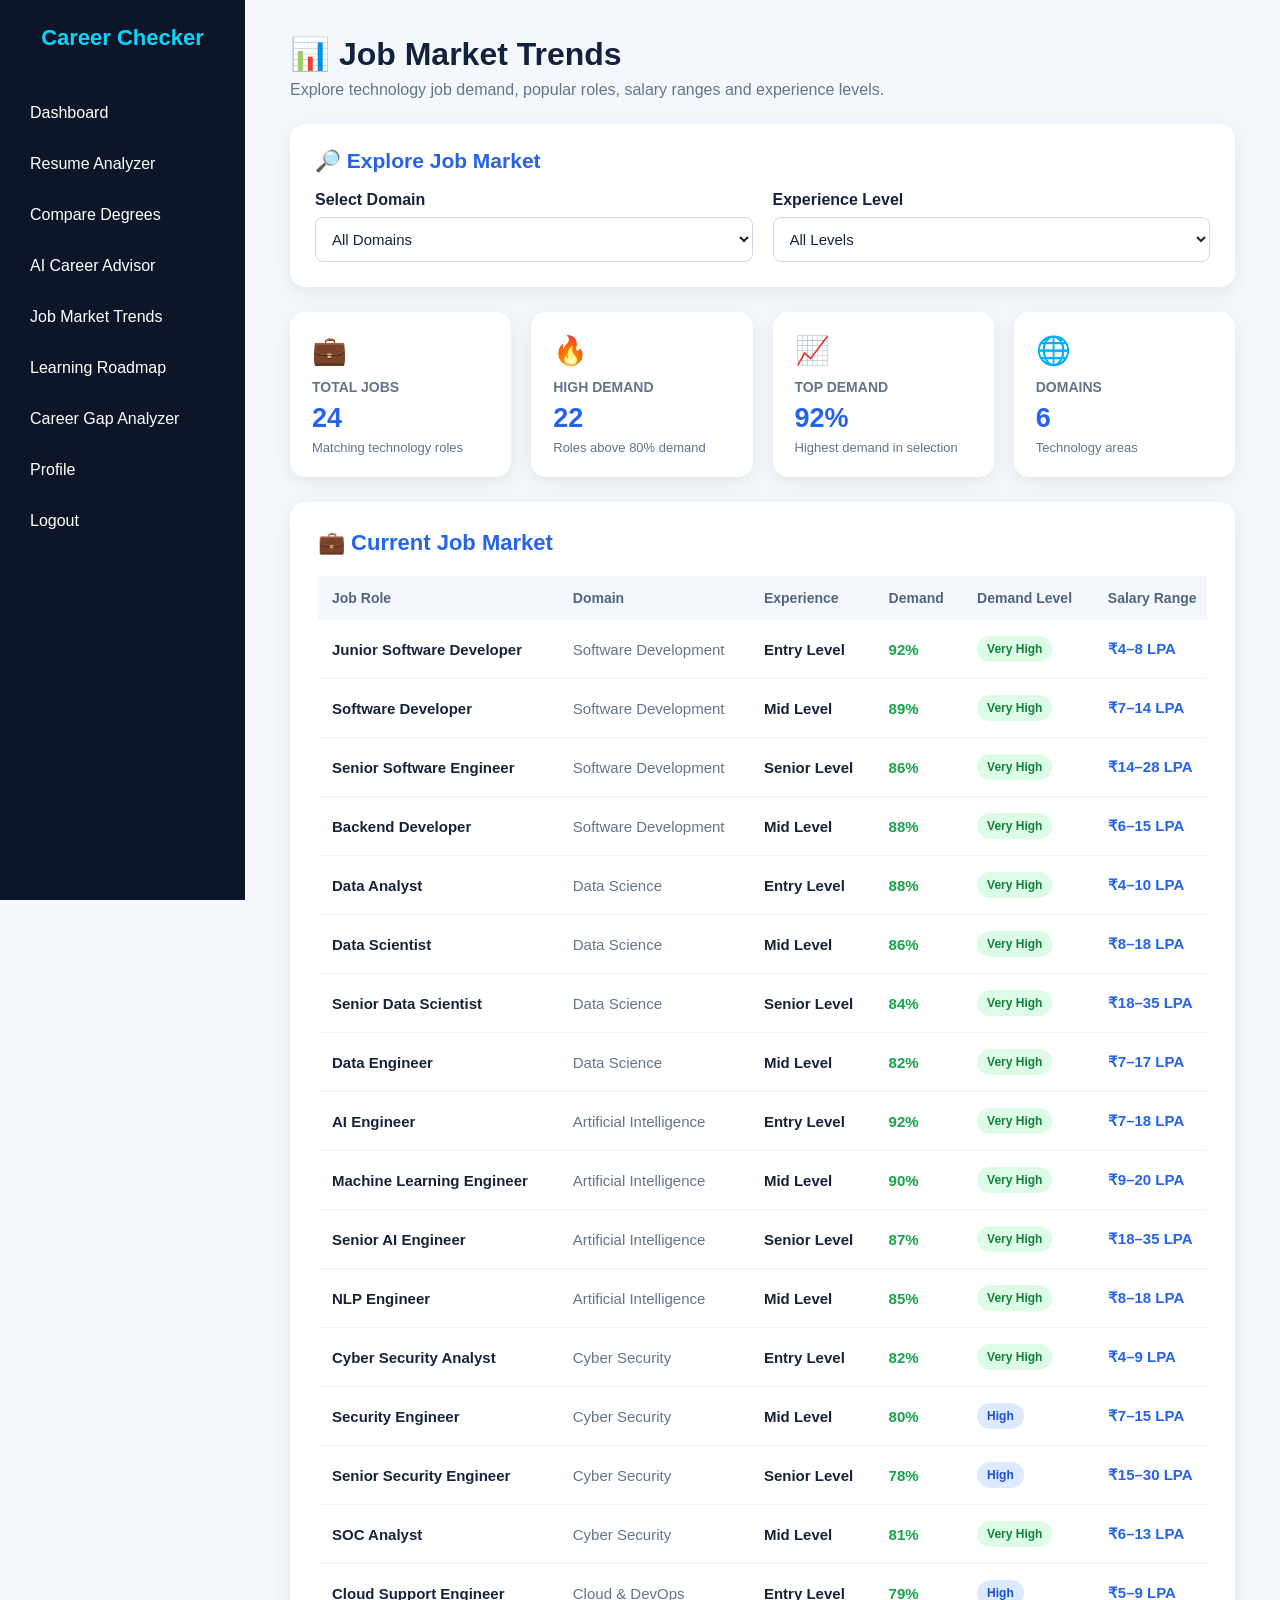
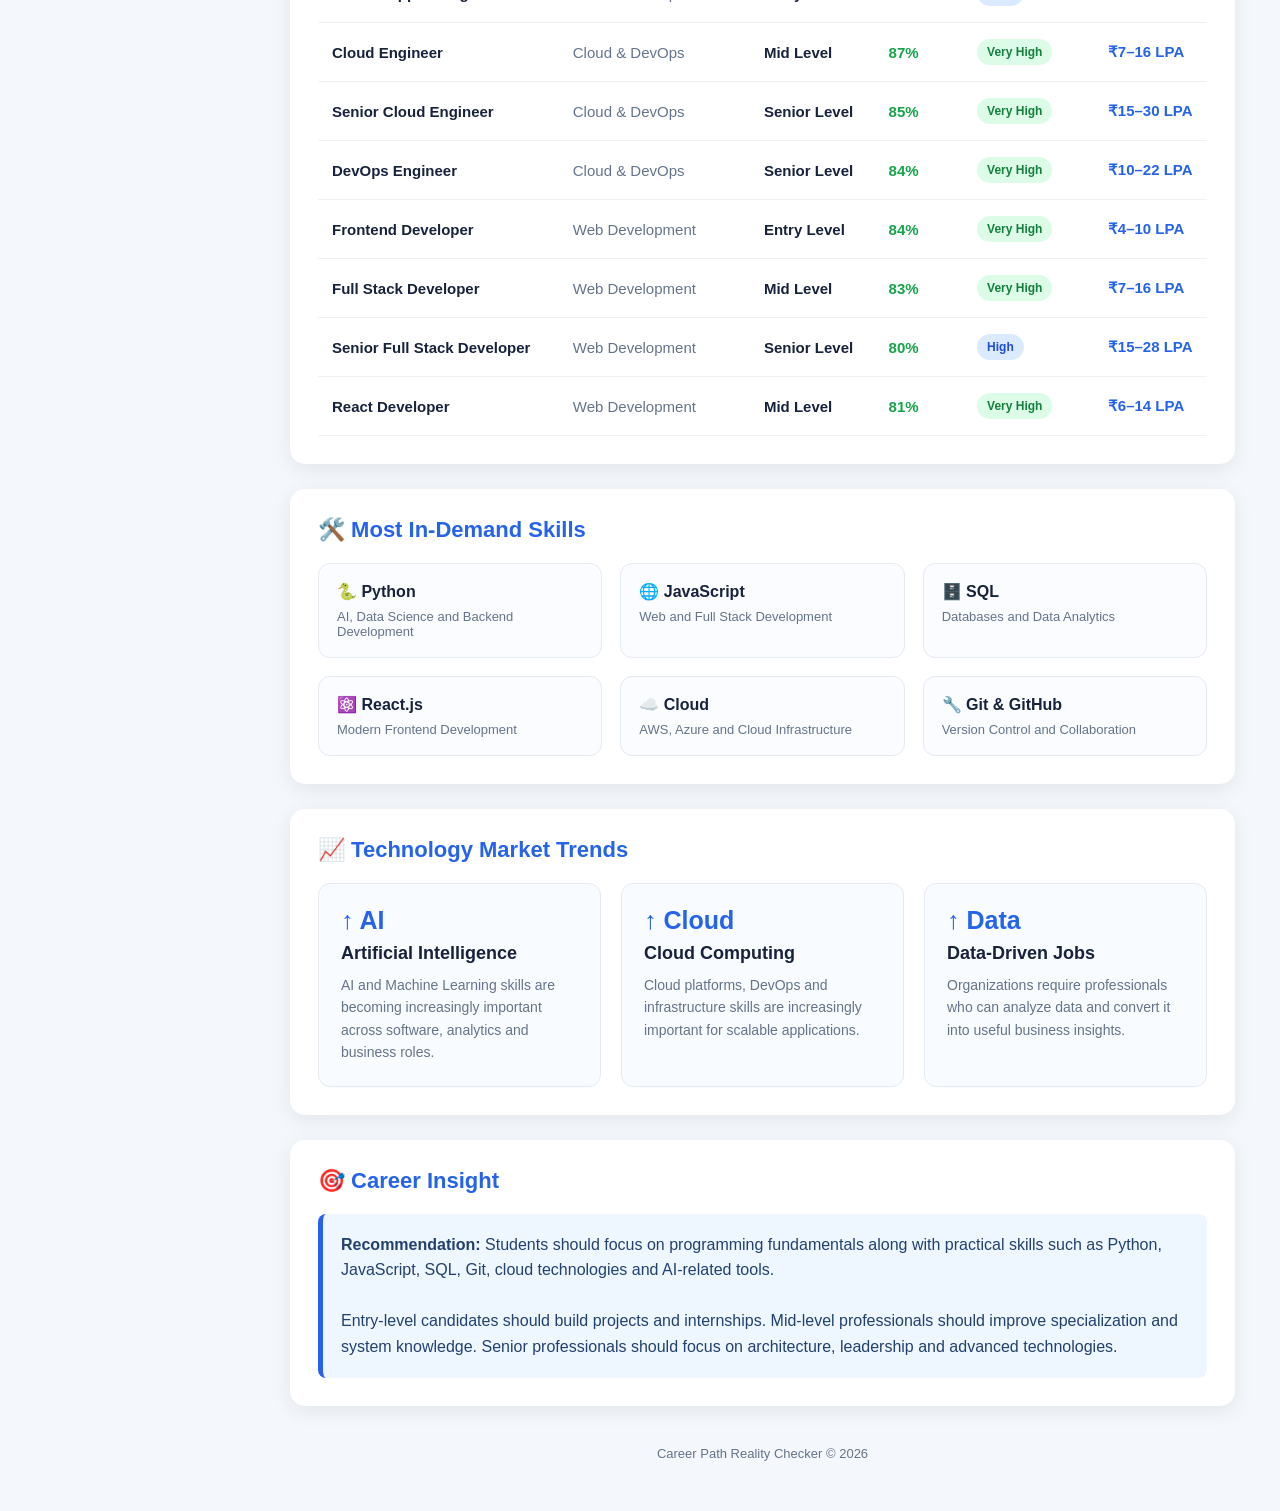
<file: templates/job_market.html>
<!DOCTYPE html>
<html lang="en">

<head>
    <meta charset="UTF-8">
    <meta name="viewport" content="width=device-width, initial-scale=1.0">

    <title>Job Market Trends - Career Checker</title>

    <style>

        * {
            box-sizing: border-box;
        }

        body {
            margin: 0;
            font-family: Arial, Helvetica, sans-serif;
            background: #f4f7fb;
            color: #17233c;
        }

        /* SIDEBAR */

        .sidebar {
            position: fixed;
            left: 0;
            top: 0;
            width: 245px;
            height: 100vh;
            background: #0d1629;
            color: white;
            padding: 25px 18px;
            overflow-y: auto;
        }

        .sidebar h2 {
            text-align: center;
            margin: 0 0 40px;
            color: #00d9ff;
            font-size: 22px;
        }

        .sidebar a {
            display: block;
            color: white;
            text-decoration: none;
            padding: 13px 12px;
            margin-bottom: 7px;
            border-radius: 8px;
            font-size: 16px;
        }

        .sidebar a:hover {
            background: #1c2b4a;
            color: #00d9ff;
        }

        /* MAIN */

        .main {
            margin-left: 245px;
            width: calc(100% - 245px);
            min-height: 100vh;
            padding: 35px 45px;
        }

        .header {
            margin-bottom: 25px;
        }

        .header h1 {
            margin: 0;
            font-size: 32px;
            color: #14213d;
        }

        .header p {
            margin: 8px 0 0;
            color: #64748b;
            font-size: 16px;
        }

        /* FILTER */

        .filter-card {
            background: white;
            padding: 25px;
            border-radius: 15px;
            box-shadow: 0 5px 20px rgba(0,0,0,0.08);
            margin-bottom: 25px;
        }

        .filter-card h2 {
            margin: 0 0 18px;
            color: #2563eb;
            font-size: 21px;
        }

        .filter-row {
            display: flex;
            gap: 20px;
        }

        .filter-group {
            flex: 1;
        }

        .filter-group label {
            display: block;
            font-weight: bold;
            margin-bottom: 8px;
        }

        select {
            width: 100%;
            height: 45px;
            padding: 0 12px;
            border: 1px solid #d1d9e6;
            border-radius: 8px;
            background: white;
            font-size: 15px;
            color: #17233c;
        }

        /* SUMMARY */

        .summary-grid {
            display: grid;
            grid-template-columns: repeat(4, 1fr);
            gap: 20px;
            margin-bottom: 25px;
        }

        .summary-card {
            background: white;
            padding: 22px;
            border-radius: 15px;
            box-shadow: 0 5px 20px rgba(0,0,0,0.08);
        }

        .summary-icon {
            font-size: 28px;
            margin-bottom: 12px;
        }

        .summary-card h3 {
            margin: 0;
            font-size: 14px;
            color: #64748b;
            text-transform: uppercase;
        }

        .summary-value {
            margin-top: 8px;
            font-size: 27px;
            font-weight: bold;
            color: #2563eb;
        }

        .summary-text {
            margin-top: 6px;
            color: #64748b;
            font-size: 13px;
        }

        /* SECTION */

        .section-card {
            background: white;
            padding: 28px;
            border-radius: 15px;
            box-shadow: 0 5px 20px rgba(0,0,0,0.08);
            margin-bottom: 25px;
        }

        .section-title {
            margin: 0 0 20px;
            color: #2563eb;
            font-size: 22px;
        }

        /* TABLE */

        .table-container {
            overflow-x: auto;
        }

        .job-table {
            width: 100%;
            border-collapse: collapse;
            min-width: 900px;
        }

        .job-table th {
            text-align: left;
            padding: 14px;
            background: #f4f7fb;
            color: #53657d;
            font-size: 14px;
        }

        .job-table td {
            padding: 16px 14px;
            border-bottom: 1px solid #edf0f5;
            font-size: 15px;
        }

        .role-name {
            font-weight: bold;
            color: #17233c;
        }

        .domain {
            color: #64748b;
        }

        .experience {
            font-weight: bold;
        }

        .demand {
            font-weight: bold;
            color: #16a34a;
        }

        .salary {
            font-weight: bold;
            color: #2563eb;
        }

        /* DEMAND BAR */

        .bar-container {
            width: 150px;
            height: 9px;
            background: #e5e7eb;
            border-radius: 20px;
            overflow: hidden;
        }

        .bar {
            height: 100%;
            background: #2563eb;
            border-radius: 20px;
        }

        /* DEMAND LEVEL */

        .demand-level {
            display: inline-block;
            padding: 6px 10px;
            border-radius: 20px;
            font-size: 12px;
            font-weight: bold;
        }

        .very-high {
            background: #dcfce7;
            color: #15803d;
        }

        .high {
            background: #dbeafe;
            color: #1d4ed8;
        }

        .medium {
            background: #fef3c7;
            color: #b45309;
        }

        /* SKILLS */

        .skills-grid {
            display: grid;
            grid-template-columns: repeat(3, 1fr);
            gap: 18px;
        }

        .skill-item {
            padding: 18px;
            border: 1px solid #e5eaf1;
            border-radius: 12px;
            background: #fafcff;
        }

        .skill-name {
            font-weight: bold;
            margin-bottom: 8px;
        }

        .skill-info {
            color: #64748b;
            font-size: 13px;
        }

        /* TRENDS */

        .trend-grid {
            display: grid;
            grid-template-columns: repeat(3, 1fr);
            gap: 20px;
        }

        .trend-card {
            padding: 22px;
            border-radius: 12px;
            background: #f8fbff;
            border: 1px solid #e5eaf1;
        }

        .trend-card h3 {
            margin: 0 0 10px;
            color: #17233c;
            font-size: 18px;
        }

        .trend-card p {
            margin: 0;
            color: #64748b;
            line-height: 1.6;
            font-size: 14px;
        }

        .trend-number {
            font-size: 25px;
            font-weight: bold;
            color: #2563eb;
            margin-bottom: 8px;
        }

        /* INSIGHT */

        .insight {
            background: #eef6ff;
            border-left: 5px solid #2563eb;
            padding: 18px;
            border-radius: 8px;
            color: #23416f;
            line-height: 1.6;
        }

        /* NO RESULT */

        .no-result {
            text-align: center;
            padding: 30px;
            color: #64748b;
            display: none;
        }

        /* FOOTER */

        .footer {
            text-align: center;
            color: #64748b;
            padding: 15px;
            font-size: 13px;
        }

        /* RESPONSIVE */

        @media(max-width: 1100px) {

            .summary-grid {
                grid-template-columns: repeat(2, 1fr);
            }

            .skills-grid {
                grid-template-columns: repeat(2, 1fr);
            }

            .trend-grid {
                grid-template-columns: repeat(2, 1fr);
            }
        }

        @media(max-width: 850px) {

            .sidebar {
                position: relative;
                width: 100%;
                height: auto;
            }

            .main {
                margin-left: 0;
                width: 100%;
                padding: 25px;
            }

            .filter-row {
                flex-direction: column;
            }

            .skills-grid {
                grid-template-columns: 1fr;
            }

            .trend-grid {
                grid-template-columns: 1fr;
            }
        }

        @media(max-width: 600px) {

            .summary-grid {
                grid-template-columns: 1fr;
            }

            .main {
                padding: 18px;
            }

            .header h1 {
                font-size: 26px;
            }
        }

    </style>

</head>


<body>


<!-- ================= SIDEBAR ================= -->

<div class="sidebar">

    <h2>Career Checker</h2>

    <a href="/dashboard">
        <i class="fa-solid fa-house"></i>
        <span>Dashboard</span>
    </a>

    <a href="/resume">
        <i class="fa-solid fa-file"></i>
        <span>Resume Analyzer</span>
    </a>

    <a href="/degree_compare">
        <i class="fa-solid fa-graduation-cap"></i>
        <span>Compare Degrees</span>
    </a>

    <a href="/career_advisor">
        <i class="fa-solid fa-robot"></i>
        <span>AI Career Advisor</span>
    </a>

    <a href="/job_market" class="active">
        <i class="fa-solid fa-chart-column"></i>
        <span>Job Market Trends</span>
    </a>

    <a href="/roadmap">
        <i class="fa-solid fa-map"></i>
        <span>Learning Roadmap</span>
    </a>

    <a href="/career-gap">
        <i class="fa-solid fa-chart-line"></i>
        <span>Career Gap Analyzer</span>
    </a>

    <a href="/profile">
        <i class="fa-solid fa-user"></i>
        <span>Profile</span>
    </a>

    <a href="/logout">
        <i class="fa-solid fa-right-from-bracket"></i>
        <span>Logout</span>
    </a>

</div>

<!-- ================= MAIN ================= -->

<div class="main">


    <div class="header">

        <h1>📊 Job Market Trends</h1>

        <p>
            Explore technology job demand, popular roles,
            salary ranges and experience levels.
        </p>

    </div>


    <!-- ================= FILTER ================= -->

    <div class="filter-card">

        <h2>🔎 Explore Job Market</h2>

        <div class="filter-row">

            <div class="filter-group">

                <label>Select Domain</label>

                <select id="domainFilter">

                    <option value="all">All Domains</option>

                    <option value="Software Development">
                        Software Development
                    </option>

                    <option value="Data Science">
                        Data Science
                    </option>

                    <option value="Artificial Intelligence">
                        Artificial Intelligence
                    </option>

                    <option value="Cyber Security">
                        Cyber Security
                    </option>

                    <option value="Cloud & DevOps">
                        Cloud & DevOps
                    </option>

                    <option value="Web Development">
                        Web Development
                    </option>

                </select>

            </div>


            <div class="filter-group">

                <label>Experience Level</label>

                <select id="experienceFilter">

                    <option value="all">
                        All Levels
                    </option>

                    <option value="Entry Level">
                        Entry Level
                    </option>

                    <option value="Mid Level">
                        Mid Level
                    </option>

                    <option value="Senior Level">
                        Senior Level
                    </option>

                </select>

            </div>

        </div>

    </div>


    <!-- ================= SUMMARY ================= -->

    <div class="summary-grid">

        <div class="summary-card">

            <div class="summary-icon">💼</div>

            <h3>Total Jobs</h3>

            <div class="summary-value" id="totalJobs">
                24
            </div>

            <div class="summary-text">
                Matching technology roles
            </div>

        </div>


        <div class="summary-card">

            <div class="summary-icon">🔥</div>

            <h3>High Demand</h3>

            <div class="summary-value" id="highDemand">
                0
            </div>

            <div class="summary-text">
                Roles above 80% demand
            </div>

        </div>


        <div class="summary-card">

            <div class="summary-icon">📈</div>

            <h3>Top Demand</h3>

            <div class="summary-value" id="topDemand">
                0%
            </div>

            <div class="summary-text">
                Highest demand in selection
            </div>

        </div>


        <div class="summary-card">

            <div class="summary-icon">🌐</div>

            <h3>Domains</h3>

            <div class="summary-value" id="domainCount">
                6
            </div>

            <div class="summary-text">
                Technology areas
            </div>

        </div>

    </div>


    <!-- ================= JOB TABLE ================= -->

    <div class="section-card">

        <h2 class="section-title">
            💼 Current Job Market
        </h2>


        <div class="table-container">

            <table class="job-table">

                <thead>

                    <tr>

                        <th>Job Role</th>

                        <th>Domain</th>

                        <th>Experience</th>

                        <th>Demand</th>

                        <th>Demand Level</th>

                        <th>Salary Range</th>

                    </tr>

                </thead>


                <tbody id="jobTableBody">


                    <!-- SOFTWARE DEVELOPMENT -->

                    <tr data-domain="Software Development"
                        data-experience="Entry Level"
                        data-demand="92">

                        <td class="role-name">
                            Junior Software Developer
                        </td>

                        <td class="domain">
                            Software Development
                        </td>

                        <td class="experience">
                            Entry Level
                        </td>

                        <td class="demand">92%</td>

                        <td>
                            <span class="demand-level very-high">
                                Very High
                            </span>
                        </td>

                        <td class="salary">
                            ₹4–8 LPA
                        </td>

                    </tr>


                    <tr data-domain="Software Development"
                        data-experience="Mid Level"
                        data-demand="89">

                        <td class="role-name">
                            Software Developer
                        </td>

                        <td class="domain">
                            Software Development
                        </td>

                        <td class="experience">
                            Mid Level
                        </td>

                        <td class="demand">89%</td>

                        <td>
                            <span class="demand-level very-high">
                                Very High
                            </span>
                        </td>

                        <td class="salary">
                            ₹7–14 LPA
                        </td>

                    </tr>


                    <tr data-domain="Software Development"
                        data-experience="Senior Level"
                        data-demand="86">

                        <td class="role-name">
                            Senior Software Engineer
                        </td>

                        <td class="domain">
                            Software Development
                        </td>

                        <td class="experience">
                            Senior Level
                        </td>

                        <td class="demand">86%</td>

                        <td>
                            <span class="demand-level very-high">
                                Very High
                            </span>
                        </td>

                        <td class="salary">
                            ₹14–28 LPA
                        </td>

                    </tr>


                    <tr data-domain="Software Development"
                        data-experience="Mid Level"
                        data-demand="88">

                        <td class="role-name">
                            Backend Developer
                        </td>

                        <td class="domain">
                            Software Development
                        </td>

                        <td class="experience">
                            Mid Level
                        </td>

                        <td class="demand">88%</td>

                        <td>
                            <span class="demand-level very-high">
                                Very High
                            </span>
                        </td>

                        <td class="salary">
                            ₹6–15 LPA
                        </td>

                    </tr>


                    <!-- DATA SCIENCE -->

                    <tr data-domain="Data Science"
                        data-experience="Entry Level"
                        data-demand="88">

                        <td class="role-name">
                            Data Analyst
                        </td>

                        <td class="domain">
                            Data Science
                        </td>

                        <td class="experience">
                            Entry Level
                        </td>

                        <td class="demand">88%</td>

                        <td>
                            <span class="demand-level very-high">
                                Very High
                            </span>
                        </td>

                        <td class="salary">
                            ₹4–10 LPA
                        </td>

                    </tr>


                    <tr data-domain="Data Science"
                        data-experience="Mid Level"
                        data-demand="86">

                        <td class="role-name">
                            Data Scientist
                        </td>

                        <td class="domain">
                            Data Science
                        </td>

                        <td class="experience">
                            Mid Level
                        </td>

                        <td class="demand">86%</td>

                        <td>
                            <span class="demand-level very-high">
                                Very High
                            </span>
                        </td>

                        <td class="salary">
                            ₹8–18 LPA
                        </td>

                    </tr>


                    <tr data-domain="Data Science"
                        data-experience="Senior Level"
                        data-demand="84">

                        <td class="role-name">
                            Senior Data Scientist
                        </td>

                        <td class="domain">
                            Data Science
                        </td>

                        <td class="experience">
                            Senior Level
                        </td>

                        <td class="demand">84%</td>

                        <td>
                            <span class="demand-level very-high">
                                Very High
                            </span>
                        </td>

                        <td class="salary">
                            ₹18–35 LPA
                        </td>

                    </tr>


                    <tr data-domain="Data Science"
                        data-experience="Mid Level"
                        data-demand="82">

                        <td class="role-name">
                            Data Engineer
                        </td>

                        <td class="domain">
                            Data Science
                        </td>

                        <td class="experience">
                            Mid Level
                        </td>

                        <td class="demand">82%</td>

                        <td>
                            <span class="demand-level very-high">
                                Very High
                            </span>
                        </td>

                        <td class="salary">
                            ₹7–17 LPA
                        </td>

                    </tr>


                    <!-- AI -->

                    <tr data-domain="Artificial Intelligence"
                        data-experience="Entry Level"
                        data-demand="92">

                        <td class="role-name">
                            AI Engineer
                        </td>

                        <td class="domain">
                            Artificial Intelligence
                        </td>

                        <td class="experience">
                            Entry Level
                        </td>

                        <td class="demand">92%</td>

                        <td>
                            <span class="demand-level very-high">
                                Very High
                            </span>
                        </td>

                        <td class="salary">
                            ₹7–18 LPA
                        </td>

                    </tr>


                    <tr data-domain="Artificial Intelligence"
                        data-experience="Mid Level"
                        data-demand="90">

                        <td class="role-name">
                            Machine Learning Engineer
                        </td>

                        <td class="domain">
                            Artificial Intelligence
                        </td>

                        <td class="experience">
                            Mid Level
                        </td>

                        <td class="demand">90%</td>

                        <td>
                            <span class="demand-level very-high">
                                Very High
                            </span>
                        </td>

                        <td class="salary">
                            ₹9–20 LPA
                        </td>

                    </tr>


                    <tr data-domain="Artificial Intelligence"
                        data-experience="Senior Level"
                        data-demand="87">

                        <td class="role-name">
                            Senior AI Engineer
                        </td>

                        <td class="domain">
                            Artificial Intelligence
                        </td>

                        <td class="experience">
                            Senior Level
                        </td>

                        <td class="demand">87%</td>

                        <td>
                            <span class="demand-level very-high">
                                Very High
                            </span>
                        </td>

                        <td class="salary">
                            ₹18–35 LPA
                        </td>

                    </tr>


                    <tr data-domain="Artificial Intelligence"
                        data-experience="Mid Level"
                        data-demand="85">

                        <td class="role-name">
                            NLP Engineer
                        </td>

                        <td class="domain">
                            Artificial Intelligence
                        </td>

                        <td class="experience">
                            Mid Level
                        </td>

                        <td class="demand">85%</td>

                        <td>
                            <span class="demand-level very-high">
                                Very High
                            </span>
                        </td>

                        <td class="salary">
                            ₹8–18 LPA
                        </td>

                    </tr>


                    <!-- CYBER SECURITY -->

                    <tr data-domain="Cyber Security"
                        data-experience="Entry Level"
                        data-demand="82">

                        <td class="role-name">
                            Cyber Security Analyst
                        </td>

                        <td class="domain">
                            Cyber Security
                        </td>

                        <td class="experience">
                            Entry Level
                        </td>

                        <td class="demand">82%</td>

                        <td>
                            <span class="demand-level very-high">
                                Very High
                            </span>
                        </td>

                        <td class="salary">
                            ₹4–9 LPA
                        </td>

                    </tr>


                    <tr data-domain="Cyber Security"
                        data-experience="Mid Level"
                        data-demand="80">

                        <td class="role-name">
                            Security Engineer
                        </td>

                        <td class="domain">
                            Cyber Security
                        </td>

                        <td class="experience">
                            Mid Level
                        </td>

                        <td class="demand">80%</td>

                        <td>
                            <span class="demand-level high">
                                High
                            </span>
                        </td>

                        <td class="salary">
                            ₹7–15 LPA
                        </td>

                    </tr>


                    <tr data-domain="Cyber Security"
                        data-experience="Senior Level"
                        data-demand="78">

                        <td class="role-name">
                            Senior Security Engineer
                        </td>

                        <td class="domain">
                            Cyber Security
                        </td>

                        <td class="experience">
                            Senior Level
                        </td>

                        <td class="demand">78%</td>

                        <td>
                            <span class="demand-level high">
                                High
                            </span>
                        </td>

                        <td class="salary">
                            ₹15–30 LPA
                        </td>

                    </tr>


                    <tr data-domain="Cyber Security"
                        data-experience="Mid Level"
                        data-demand="81">

                        <td class="role-name">
                            SOC Analyst
                        </td>

                        <td class="domain">
                            Cyber Security
                        </td>

                        <td class="experience">
                            Mid Level
                        </td>

                        <td class="demand">81%</td>

                        <td>
                            <span class="demand-level very-high">
                                Very High
                            </span>
                        </td>

                        <td class="salary">
                            ₹6–13 LPA
                        </td>

                    </tr>


                    <!-- CLOUD DEVOPS -->

                    <tr data-domain="Cloud & DevOps"
                        data-experience="Entry Level"
                        data-demand="79">

                        <td class="role-name">
                            Cloud Support Engineer
                        </td>

                        <td class="domain">
                            Cloud & DevOps
                        </td>

                        <td class="experience">
                            Entry Level
                        </td>

                        <td class="demand">79%</td>

                        <td>
                            <span class="demand-level high">
                                High
                            </span>
                        </td>

                        <td class="salary">
                            ₹5–9 LPA
                        </td>

                    </tr>


                    <tr data-domain="Cloud & DevOps"
                        data-experience="Mid Level"
                        data-demand="87">

                        <td class="role-name">
                            Cloud Engineer
                        </td>

                        <td class="domain">
                            Cloud & DevOps
                        </td>

                        <td class="experience">
                            Mid Level
                        </td>

                        <td class="demand">87%</td>

                        <td>
                            <span class="demand-level very-high">
                                Very High
                            </span>
                        </td>

                        <td class="salary">
                            ₹7–16 LPA
                        </td>

                    </tr>


                    <tr data-domain="Cloud & DevOps"
                        data-experience="Senior Level"
                        data-demand="85">

                        <td class="role-name">
                            Senior Cloud Engineer
                        </td>

                        <td class="domain">
                            Cloud & DevOps
                        </td>

                        <td class="experience">
                            Senior Level
                        </td>

                        <td class="demand">85%</td>

                        <td>
                            <span class="demand-level very-high">
                                Very High
                            </span>
                        </td>

                        <td class="salary">
                            ₹15–30 LPA
                        </td>

                    </tr>


                    <tr data-domain="Cloud & DevOps"
                        data-experience="Senior Level"
                        data-demand="84">

                        <td class="role-name">
                            DevOps Engineer
                        </td>

                        <td class="domain">
                            Cloud & DevOps
                        </td>

                        <td class="experience">
                            Senior Level
                        </td>

                        <td class="demand">84%</td>

                        <td>
                            <span class="demand-level very-high">
                                Very High
                            </span>
                        </td>

                        <td class="salary">
                            ₹10–22 LPA
                        </td>

                    </tr>


                    <!-- WEB DEVELOPMENT -->

                    <tr data-domain="Web Development"
                        data-experience="Entry Level"
                        data-demand="84">

                        <td class="role-name">
                            Frontend Developer
                        </td>

                        <td class="domain">
                            Web Development
                        </td>

                        <td class="experience">
                            Entry Level
                        </td>

                        <td class="demand">84%</td>

                        <td>
                            <span class="demand-level very-high">
                                Very High
                            </span>
                        </td>

                        <td class="salary">
                            ₹4–10 LPA
                        </td>

                    </tr>


                    <tr data-domain="Web Development"
                        data-experience="Mid Level"
                        data-demand="83">

                        <td class="role-name">
                            Full Stack Developer
                        </td>

                        <td class="domain">
                            Web Development
                        </td>

                        <td class="experience">
                            Mid Level
                        </td>

                        <td class="demand">83%</td>

                        <td>
                            <span class="demand-level very-high">
                                Very High
                            </span>
                        </td>

                        <td class="salary">
                            ₹7–16 LPA
                        </td>

                    </tr>


                    <tr data-domain="Web Development"
                        data-experience="Senior Level"
                        data-demand="80">

                        <td class="role-name">
                            Senior Full Stack Developer
                        </td>

                        <td class="domain">
                            Web Development
                        </td>

                        <td class="experience">
                            Senior Level
                        </td>

                        <td class="demand">80%</td>

                        <td>
                            <span class="demand-level high">
                                High
                            </span>
                        </td>

                        <td class="salary">
                            ₹15–28 LPA
                        </td>

                    </tr>


                    <tr data-domain="Web Development"
                        data-experience="Mid Level"
                        data-demand="81">

                        <td class="role-name">
                            React Developer
                        </td>

                        <td class="domain">
                            Web Development
                        </td>

                        <td class="experience">
                            Mid Level
                        </td>

                        <td class="demand">81%</td>

                        <td>
                            <span class="demand-level very-high">
                                Very High
                            </span>
                        </td>

                        <td class="salary">
                            ₹6–14 LPA
                        </td>

                    </tr>


                </tbody>

            </table>

        </div>


        <div class="no-result" id="noResult">

            ❌ No jobs found for the selected filters.

        </div>

    </div>


    <!-- ================= SKILLS ================= -->

    <div class="section-card">

        <h2 class="section-title">
            🛠️ Most In-Demand Skills
        </h2>


        <div class="skills-grid">

            <div class="skill-item">
                <div class="skill-name">🐍 Python</div>
                <div class="skill-info">
                    AI, Data Science and Backend Development
                </div>
            </div>

            <div class="skill-item">
                <div class="skill-name">🌐 JavaScript</div>
                <div class="skill-info">
                    Web and Full Stack Development
                </div>
            </div>

            <div class="skill-item">
                <div class="skill-name">🗄️ SQL</div>
                <div class="skill-info">
                    Databases and Data Analytics
                </div>
            </div>

            <div class="skill-item">
                <div class="skill-name">⚛️ React.js</div>
                <div class="skill-info">
                    Modern Frontend Development
                </div>
            </div>

            <div class="skill-item">
                <div class="skill-name">☁️ Cloud</div>
                <div class="skill-info">
                    AWS, Azure and Cloud Infrastructure
                </div>
            </div>

            <div class="skill-item">
                <div class="skill-name">🔧 Git & GitHub</div>
                <div class="skill-info">
                    Version Control and Collaboration
                </div>
            </div>

        </div>

    </div>


    <!-- ================= TRENDS ================= -->

    <div class="section-card">

        <h2 class="section-title">
            📈 Technology Market Trends
        </h2>


        <div class="trend-grid">

            <div class="trend-card">

                <div class="trend-number">
                    ↑ AI
                </div>

                <h3>
                    Artificial Intelligence
                </h3>

                <p>
                    AI and Machine Learning skills are becoming
                    increasingly important across software,
                    analytics and business roles.
                </p>

            </div>


            <div class="trend-card">

                <div class="trend-number">
                    ↑ Cloud
                </div>

                <h3>
                    Cloud Computing
                </h3>

                <p>
                    Cloud platforms, DevOps and infrastructure
                    skills are increasingly important for
                    scalable applications.
                </p>

            </div>


            <div class="trend-card">

                <div class="trend-number">
                    ↑ Data
                </div>

                <h3>
                    Data-Driven Jobs
                </h3>

                <p>
                    Organizations require professionals who can
                    analyze data and convert it into useful
                    business insights.
                </p>

            </div>

        </div>

    </div>


    <!-- ================= INSIGHT ================= -->

    <div class="section-card">

        <h2 class="section-title">
            🎯 Career Insight
        </h2>

        <div class="insight">

            <b>Recommendation:</b>

            Students should focus on programming fundamentals
            along with practical skills such as Python,
            JavaScript, SQL, Git, cloud technologies and
            AI-related tools.

            <br><br>

            Entry-level candidates should build projects and
            internships. Mid-level professionals should improve
            specialization and system knowledge. Senior
            professionals should focus on architecture,
            leadership and advanced technologies.

        </div>

    </div>


    <div class="footer">

        Career Path Reality Checker © 2026

    </div>

</div>


<!-- ================= JAVASCRIPT ================= -->

<script>

const domainFilter =
    document.getElementById("domainFilter");

const experienceFilter =
    document.getElementById("experienceFilter");

const rows =
    document.querySelectorAll("#jobTableBody tr");

const totalJobs =
    document.getElementById("totalJobs");

const highDemand =
    document.getElementById("highDemand");

const topDemand =
    document.getElementById("topDemand");

const domainCount =
    document.getElementById("domainCount");

const noResult =
    document.getElementById("noResult");


function updateMarket() {

    const selectedDomain =
        domainFilter.value;

    const selectedExperience =
        experienceFilter.value;

    let visibleRows = [];


    rows.forEach(function(row) {

        const rowDomain =
            row.getAttribute("data-domain");

        const rowExperience =
            row.getAttribute("data-experience");


        const domainMatch =
            selectedDomain === "all" ||
            rowDomain === selectedDomain;


        const experienceMatch =
            selectedExperience === "all" ||
            rowExperience === selectedExperience;


        if (domainMatch && experienceMatch) {

            row.style.display = "";

            visibleRows.push(row);

        } else {

            row.style.display = "none";

        }

    });


    /* SUMMARY */

    const total =
        visibleRows.length;

    let high = 0;

    let highest = 0;

    let domains = new Set();


    visibleRows.forEach(function(row) {

        const demand =
            parseInt(
                row.getAttribute("data-demand")
            );

        const domain =
            row.getAttribute("data-domain");


        if (demand >= 80) {
            high++;
        }


        if (demand > highest) {
            highest = demand;
        }


        domains.add(domain);

    });


    totalJobs.innerText =
        total;


    highDemand.innerText =
        high;


    topDemand.innerText =
        total > 0
            ? highest + "%"
            : "0%";


    domainCount.innerText =
        domains.size;


    /* NO RESULT */

    if (total === 0) {

        noResult.style.display = "block";

    } else {

        noResult.style.display = "none";

    }

}


/* FILTER EVENTS */

domainFilter.addEventListener(
    "change",
    updateMarket
);


experienceFilter.addEventListener(
    "change",
    updateMarket
);


/* PAGE LOAD */

updateMarket();

</script>


</body>

</html>
</file>
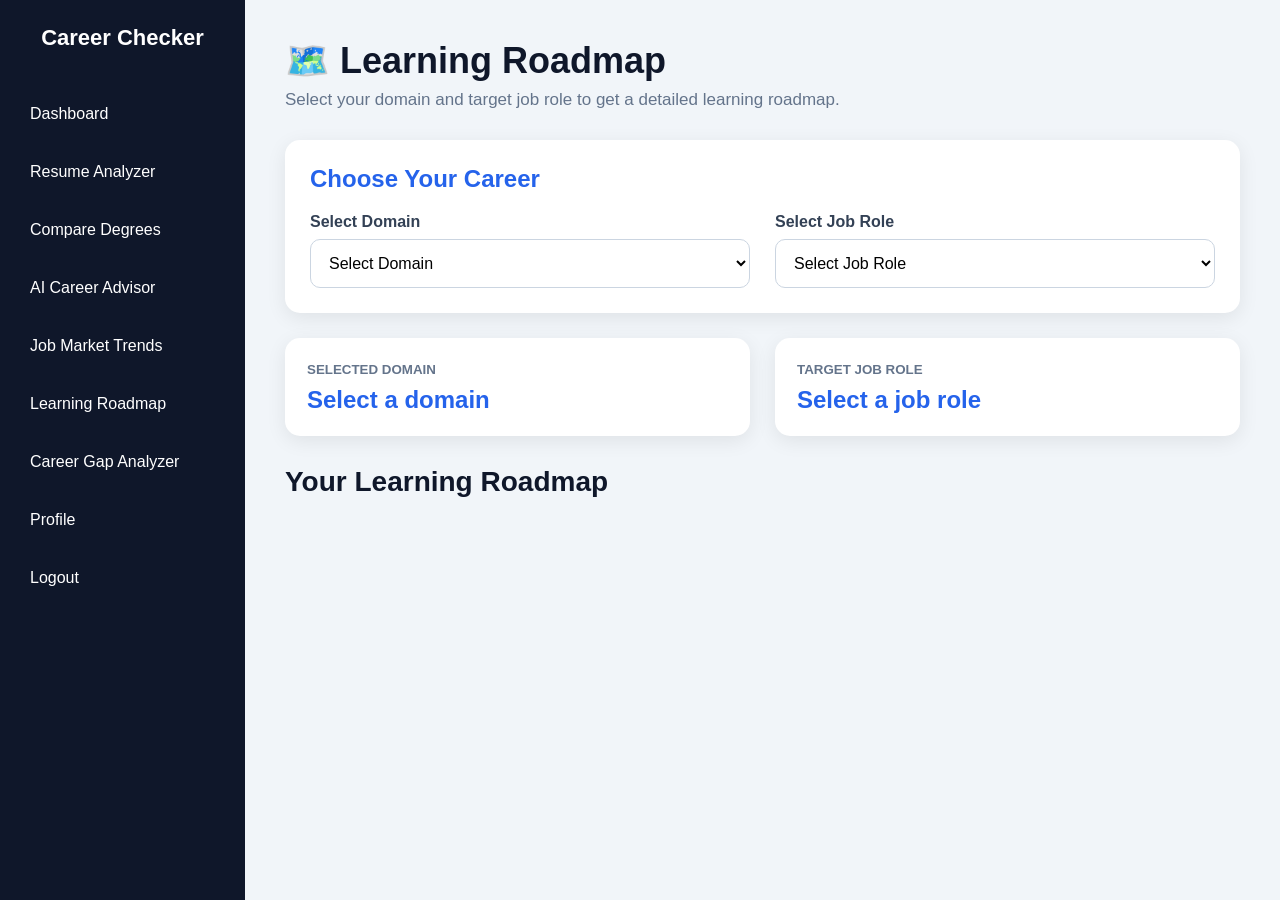
<file: templates/roadmap.html>
<!DOCTYPE html>
<html lang="en">

<head>

    <meta charset="UTF-8">
    <meta name="viewport" content="width=device-width, initial-scale=1.0">

    <title>Learning Roadmap</title>

    <style>

        * {
            margin: 0;
            padding: 0;
            box-sizing: border-box;
        }

        body {
            font-family: Arial, Helvetica, sans-serif;
            background: #f1f5f9;
            color: #0f172a;
        }

        /* ================= SIDEBAR ================= */

        .sidebar {
            position: fixed;
            left: 0;
            top: 0;
            width: 245px;
            height: 100vh;
            background: #0f172a;
            color: white;
            padding: 25px;
        }

        .sidebar h2 {
            text-align: center;
            margin-bottom: 40px;
            font-size: 22px;
        }

        .sidebar a {
            display: block;
            color: white;
            text-decoration: none;
            padding: 14px 5px;
            margin-bottom: 12px;
            border-radius: 8px;
            font-size: 16px;
        }

        .sidebar a:hover {
            background: #1e293b;
            color: #38bdf8;
        }

        /* ================= MAIN ================= */

        .main {
            margin-left: 245px;
            padding: 40px;
            min-height: 100vh;
        }

        .page-title {
            font-size: 36px;
            margin-bottom: 8px;
        }

        .subtitle {
            color: #64748b;
            font-size: 17px;
            margin-bottom: 30px;
        }

        /* ================= SELECT BOX ================= */

        .career-selector {
            background: white;
            padding: 25px;
            border-radius: 15px;
            box-shadow: 0 5px 20px rgba(0,0,0,0.08);
            margin-bottom: 25px;
        }

        .career-selector h2 {
            color: #2563eb;
            margin-bottom: 20px;
        }

        .select-row {
            display: grid;
            grid-template-columns: 1fr 1fr;
            gap: 25px;
        }

        .select-group label {
            display: block;
            font-weight: bold;
            margin-bottom: 8px;
            color: #334155;
        }

        select {
            width: 100%;
            padding: 14px;
            border: 1px solid #cbd5e1;
            border-radius: 10px;
            font-size: 16px;
            background: white;
            cursor: pointer;
        }

        select:focus {
            outline: none;
            border-color: #2563eb;
            box-shadow: 0 0 5px rgba(37,99,235,.2);
        }

        /* ================= SELECTED CAREER ================= */

        .career-info {
            display: grid;
            grid-template-columns: 1fr 1fr;
            gap: 25px;
            margin-bottom: 30px;
        }

        .info-box {
            background: white;
            padding: 22px;
            border-radius: 15px;
            box-shadow: 0 5px 20px rgba(0,0,0,.08);
        }

        .info-box small {
            color: #64748b;
            font-weight: bold;
        }

        .info-box h2 {
            color: #2563eb;
            margin-top: 8px;
        }

        /* ================= ROADMAP ================= */

        .roadmap-title {
            font-size: 28px;
            margin-bottom: 20px;
        }

        .roadmap-card {
            background: white;
            padding: 28px;
            margin-bottom: 20px;
            border-radius: 15px;
            border-left: 5px solid #2563eb;
            box-shadow: 0 5px 20px rgba(0,0,0,.08);
        }

        .step-header {
            display: flex;
            align-items: center;
            gap: 18px;
            margin-bottom: 15px;
        }

        .step-number {
            min-width: 45px;
            height: 45px;
            background: #2563eb;
            color: white;
            border-radius: 50%;
            display: flex;
            justify-content: center;
            align-items: center;
            font-weight: bold;
            font-size: 18px;
        }

        .step-header h2 {
            font-size: 22px;
        }

        .roadmap-card p {
            color: #475569;
            line-height: 1.7;
            margin-bottom: 15px;
        }

        .roadmap-card h3 {
            margin-top: 15px;
            margin-bottom: 10px;
            color: #1e293b;
        }

        /* ================= TOPICS ================= */

        .topics {
            display: flex;
            flex-wrap: wrap;
            gap: 8px;
        }

        .topic {
            background: #eff6ff;
            color: #2563eb;
            padding: 7px 12px;
            border-radius: 20px;
            font-size: 14px;
            font-weight: 600;
        }

        /* ================= RESPONSIVE ================= */

        @media(max-width:900px) {

            .sidebar {
                width: 190px;
            }

            .main {
                margin-left: 190px;
                padding: 25px;
            }

            .select-row,
            .career-info {
                grid-template-columns: 1fr;
            }
        }

    </style>

</head>

<body>


<!-- ================= SIDEBAR ================= -->

<div class="sidebar">

    <h2>Career Checker</h2>

    <a href="/dashboard">
        <i class="fa-solid fa-house"></i>
        <span>Dashboard</span>
    </a>

    <a href="/resume" >
        <i class="fa-solid fa-file"></i>
        <span>Resume Analyzer</span>
    </a>

    <a href="/degree_compare">
        <i class="fa-solid fa-graduation-cap"></i>
        <span>Compare Degrees</span>
    </a>

    <a href="/career_advisor">
        <i class="fa-solid fa-robot"></i>
        <span>AI Career Advisor</span>
    </a>

    <a href="/job_market">
        <i class="fa-solid fa-chart-column"></i>
        <span>Job Market Trends</span>
    </a>

    <a href="/roadmap" class="active">
        <i class="fa-solid fa-map"></i>
        <span>Learning Roadmap</span>
    </a>

    <a href="/career-gap">
        <i class="fa-solid fa-chart-line"></i>
        <span>Career Gap Analyzer</span>
    </a>

    <a href="/profile">
        <i class="fa-solid fa-user"></i>
        <span>Profile</span>
    </a>

    <a href="/logout">
        <i class="fa-solid fa-right-from-bracket"></i>
        <span>Logout</span>
    </a>

</div>

<!-- ================= MAIN ================= -->

<div class="main">

    <h1 class="page-title">🗺️ Learning Roadmap</h1>

    <p class="subtitle">
        Select your domain and target job role to get a detailed learning roadmap.
    </p>


    <!-- ================= SELECTOR ================= -->

    <div class="career-selector">

        <h2>Choose Your Career</h2>

        <div class="select-row">

            <div class="select-group">

                <label>Select Domain</label>

                <select id="domain" onchange="updateRoles()">

                    <option value="">Select Domain</option>

                    <option value="computer">Computer Science</option>

                    <option value="data">Data Science</option>

                    <option value="ai">Artificial Intelligence</option>

                    <option value="cyber">Cyber Security</option>

                    <option value="cloud">Cloud Computing</option>

                    <option value="software">Software Engineering</option>

                    <option value="web">Web Development</option>

                    <option value="database">Database</option>

                </select>

            </div>


            <div class="select-group">

                <label>Select Job Role</label>

                <select id="role" onchange="showRoadmap()">

                    <option value="">Select Job Role</option>

                </select>

            </div>

        </div>

    </div>


    <!-- ================= SELECTED INFORMATION ================= -->

    <div class="career-info">

        <div class="info-box">

            <small>SELECTED DOMAIN</small>

            <h2 id="selectedDomain">
                Select a domain
            </h2>

        </div>


        <div class="info-box">

            <small>TARGET JOB ROLE</small>

            <h2 id="selectedRole">
                Select a job role
            </h2>

        </div>

    </div>


    <h2 class="roadmap-title">
        Your Learning Roadmap
    </h2>


    <!-- ================= ROADMAP OUTPUT ================= -->

    <div id="roadmap"></div>


</div>


<script>

/* =====================================================
   DOMAIN + JOB ROLE DATA
===================================================== */

const careerData = {

    computer: {

        name: "Computer Science",

        roles: {

            software: "Software Developer",

            frontend: "Frontend Developer",

            backend: "Backend Developer",

            fullstack: "Full Stack Developer",

            java: "Java Developer"

        }

    },


    data: {

        name: "Data Science",

        roles: {

            analyst: "Data Analyst",

            scientist: "Data Scientist",

            engineer: "Data Engineer",

            bi: "Business Intelligence Analyst"

        }

    },


    ai: {

        name: "Artificial Intelligence",

        roles: {

            ml: "Machine Learning Engineer",

            ai: "AI Engineer",

            nlp: "NLP Engineer",

            cv: "Computer Vision Engineer"

        }

    },


    cyber: {

        name: "Cyber Security",

        roles: {

            analyst: "Cyber Security Analyst",

            ethical: "Ethical Hacker",

            pentest: "Penetration Tester",

            security: "Security Engineer"

        }

    },


    cloud: {

        name: "Cloud Computing",

        roles: {

            cloudengineer: "Cloud Engineer",

            devops: "DevOps Engineer",

            architect: "Cloud Architect",

            administrator: "Cloud Administrator"

        }

    },


    software: {

        name: "Software Engineering",

        roles: {

            developer: "Software Engineer",

            tester: "Software Tester",

            qa: "QA Engineer",

            automation: "Automation Engineer"

        }

    },


    web: {

        name: "Web Development",

        roles: {

            frontend: "Frontend Developer",

            backend: "Backend Developer",

            fullstack: "Full Stack Developer",

            uiux: "UI/UX Developer"

        }

    },


    database: {

        name: "Database",

        roles: {

            dba: "Database Administrator",

            developer: "Database Developer",

            analyst: "Database Analyst"

        }

    }

};


/* =====================================================
   ROLE SPECIFIC ROADMAP
===================================================== */

const roadmapData = {


/* ================= FRONTEND ================= */

"Frontend Developer": [

{
title:"Programming Basics",

description:"Build a strong programming foundation before starting frontend development.",

topics:[
"Variables",
"Data Types",
"Conditions",
"Loops",
"Functions",
"Problem Solving"
]

},

{
title:"HTML",

description:"Learn how webpages are structured using HTML.",

topics:[
"HTML Elements",
"Headings",
"Paragraphs",
"Forms",
"Tables",
"Links",
"Images",
"Semantic HTML"
]

},

{
title:"CSS",

description:"Learn how to design and style webpages.",

topics:[
"Selectors",
"Colors",
"Fonts",
"Box Model",
"Margin",
"Padding",
"Flexbox",
"Grid",
"Responsive Design",
"Media Queries"
]

},

{
title:"JavaScript",

description:"Learn JavaScript to make webpages interactive and dynamic.",

topics:[
"Variables",
"Functions",
"Arrays",
"Objects",
"DOM",
"Events",
"Forms",
"Fetch API",
"Promises",
"Async/Await"
]

},

{
title:"Frontend Framework",

description:"Learn a modern frontend framework for building applications.",

topics:[
"React.js",
"Components",
"Props",
"State",
"Hooks",
"Routing",
"API Integration"
]

},

{
title:"Projects",

description:"Build real-world frontend projects and add them to your portfolio.",

topics:[
"Login Page",
"Portfolio",
"Dashboard",
"E-Commerce UI",
"Weather App",
"Career Website"
]

},

{
title:"Job Preparation",

description:"Prepare for frontend developer interviews and placements.",

topics:[
"HTML Interview Questions",
"CSS Interview Questions",
"JavaScript",
"React",
"Git",
"GitHub",
"Projects",
"Communication"
]

}

],


/* ================= BACKEND ================= */

"Backend Developer": [

{
title:"Programming Fundamentals",

description:"Learn programming logic and object-oriented programming.",

topics:[
"Variables",
"Loops",
"Functions",
"OOP",
"Arrays",
"Strings",
"Exception Handling"
]

},

{
title:"Backend Language",

description:"Learn one backend programming language deeply.",

topics:[
"Java",
"Python",
"JavaScript",
"Classes",
"Objects",
"APIs"
]

},

{
title:"Databases",

description:"Learn how applications store and retrieve data.",

topics:[
"MySQL",
"SQL",
"Tables",
"Joins",
"Queries",
"Indexes",
"Transactions"
]

},

{
title:"Backend Framework",

description:"Learn a framework for creating backend applications.",

topics:[
"Node.js",
"Express.js",
"Flask",
"Spring Boot",
"REST API",
"Authentication"
]

},

{
title:"Frontend + Backend",

description:"Learn how frontend applications communicate with backend servers.",

topics:[
"HTTP",
"REST API",
"JSON",
"GET",
"POST",
"PUT",
"DELETE",
"API Integration"
]

},

{
title:"Projects",

description:"Build complete backend-based applications.",

topics:[
"Student Management",
"Library Management",
"Login System",
"REST API",
"Career Checker",
"E-Commerce Backend"
]

},

{
title:"Job Preparation",

description:"Prepare for backend developer interviews.",

topics:[
"DSA",
"SQL",
"APIs",
"Git",
"GitHub",
"Projects",
"Problem Solving"
]

}

],


/* ================= FULL STACK ================= */

"Full Stack Developer": [

{
title:"HTML & CSS",

description:"Learn the fundamentals of creating and designing webpages.",

topics:[
"HTML",
"CSS",
"Forms",
"Flexbox",
"Grid",
"Responsive Design"
]

},

{
title:"JavaScript",

description:"Learn JavaScript for frontend functionality.",

topics:[
"Variables",
"Functions",
"Arrays",
"Objects",
"DOM",
"Events",
"Fetch API",
"Async/Await"
]

},

{
title:"Frontend Framework",

description:"Build modern frontend applications.",

topics:[
"React.js",
"Components",
"Props",
"State",
"Hooks",
"Routing"
]

},

{
title:"Backend",

description:"Learn server-side programming and APIs.",

topics:[
"Node.js",
"Express.js",
"Flask",
"REST API",
"Authentication",
"Sessions"
]

},

{
title:"Database",

description:"Learn how to store and manage application data.",

topics:[
"MySQL",
"MongoDB",
"SQL",
"Queries",
"CRUD",
"Database Design"
]

},

{
title:"Deployment",

description:"Learn how to deploy applications online.",

topics:[
"Git",
"GitHub",
"Hosting",
"Environment Variables",
"Cloud Deployment"
]

},

{
title:"Full Stack Projects",

description:"Build complete applications using frontend, backend and database technologies.",

topics:[
"Library Management",
"Student Management",
"E-Commerce",
"Career Platform",
"Blog Application"
]

}

],


/* ================= DATA ANALYST ================= */

"Data Analyst": [

{
title:"Programming Basics",

description:"Learn basic programming concepts required for data analysis.",

topics:[
"Python",
"Variables",
"Loops",
"Functions",
"Lists",
"Dictionaries"
]

},

{
title:"Statistics",

description:"Understand the mathematical concepts used to analyze data.",

topics:[
"Mean",
"Median",
"Mode",
"Probability",
"Standard Deviation",
"Correlation"
]

},

{
title:"SQL",

description:"Learn how to extract and analyze data from databases.",

topics:[
"SELECT",
"WHERE",
"GROUP BY",
"ORDER BY",
"JOIN",
"Subqueries",
"Aggregate Functions"
]

},

{
title:"Data Analysis Tools",

description:"Learn tools used by data analysts.",

topics:[
"Excel",
"Python",
"Pandas",
"NumPy",
"Matplotlib"
]

},

{
title:"Data Visualization",

description:"Learn how to present data using charts and dashboards.",

topics:[
"Charts",
"Graphs",
"Power BI",
"Tableau",
"Dashboards"
]

},

{
title:"Projects",

description:"Build projects using real or public datasets.",

topics:[
"Sales Analysis",
"Student Analysis",
"Customer Analysis",
"Financial Dashboard",
"COVID Data Analysis"
]

}

],


/* ================= DATA SCIENTIST ================= */

"Data Scientist": [

{
title:"Python",

description:"Build strong Python programming skills.",

topics:[
"Python",
"Functions",
"OOP",
"NumPy",
"Pandas"
]

},

{
title:"Statistics",

description:"Learn statistics required for data science.",

topics:[
"Probability",
"Mean",
"Variance",
"Correlation",
"Hypothesis Testing"
]

},

{
title:"Machine Learning",

description:"Learn how machines learn patterns from data.",

topics:[
"Regression",
"Classification",
"Clustering",
"Decision Trees",
"Random Forest",
"Model Evaluation"
]

},

{
title:"Data Visualization",

description:"Understand and visualize datasets.",

topics:[
"Matplotlib",
"Seaborn",
"Power BI",
"Charts",
"Dashboards"
]

},

{
title:"Projects",

description:"Build machine learning and data science projects.",

topics:[
"House Price Prediction",
"Student Performance",
"Customer Churn",
"Sales Prediction"
]

}

],


/* ================= MACHINE LEARNING ================= */

"Machine Learning Engineer": [

{
title:"Python",

description:"Learn Python programming and important libraries.",

topics:[
"Python",
"NumPy",
"Pandas",
"Functions",
"OOP"
]

},

{
title:"Mathematics",

description:"Learn the mathematical foundations of machine learning.",

topics:[
"Linear Algebra",
"Probability",
"Statistics",
"Calculus"
]

},

{
title:"Machine Learning",

description:"Learn supervised and unsupervised machine learning.",

topics:[
"Regression",
"Classification",
"Clustering",
"Decision Trees",
"Random Forest",
"SVM"
]

},

{
title:"Deep Learning",

description:"Learn neural networks and deep learning concepts.",

topics:[
"Neural Networks",
"TensorFlow",
"PyTorch",
"CNN",
"RNN"
]

},

{
title:"Projects",

description:"Build machine learning applications.",

topics:[
"Prediction System",
"Recommendation System",
"Image Classification",
"Chatbot"
]

}

],


/* ================= CYBER SECURITY ================= */

"Cyber Security Analyst": [

{
title:"Networking",

description:"Understand how computer networks communicate.",

topics:[
"IP Address",
"DNS",
"HTTP",
"TCP/IP",
"OSI Model",
"Ports"
]

},

{
title:"Operating Systems",

description:"Learn Windows and Linux administration.",

topics:[
"Linux",
"Linux Commands",
"Processes",
"Permissions",
"Windows Security"
]

},

{
title:"Cyber Security Fundamentals",

description:"Understand common cyber threats and security mechanisms.",

topics:[
"Malware",
"Phishing",
"Password Attacks",
"Social Engineering",
"Firewalls"
]

},

{
title:"Security Tools",

description:"Learn tools used for security monitoring and testing.",

topics:[
"Wireshark",
"Nmap",
"Burp Suite",
"SIEM",
"Logs"
]

},

{
title:"Projects",

description:"Practice security concepts in legal and controlled environments.",

topics:[
"Network Monitoring",
"Security Audit",
"Log Analysis",
"Vulnerability Assessment"
]

}

],


/* ================= CLOUD ================= */

"Cloud Engineer": [

{
title:"Networking Basics",

description:"Understand networking before learning cloud computing.",

topics:[
"IP Address",
"DNS",
"HTTP",
"TCP/IP",
"Ports",
"Routing"
]

},

{
title:"Linux",

description:"Learn Linux system administration.",

topics:[
"Linux Commands",
"Files",
"Processes",
"Permissions",
"Shell"
]

},

{
title:"Cloud Fundamentals",

description:"Understand how cloud computing works.",

topics:[
"IaaS",
"PaaS",
"SaaS",
"Virtual Machines",
"Storage",
"Networking"
]

},

{
title:"Cloud Platform",

description:"Learn at least one major cloud platform.",

topics:[
"AWS",
"Microsoft Azure",
"Google Cloud",
"Virtual Machines",
"Cloud Storage"
]

},

{
title:"DevOps",

description:"Learn deployment and automation practices.",

topics:[
"Git",
"GitHub",
"CI/CD",
"Docker",
"Deployment"
]

},

{
title:"Projects",

description:"Build and deploy cloud-based applications.",

topics:[
"Cloud Hosting",
"Web Deployment",
"Cloud Database",
"Cloud Storage"
]

}

],


/* ================= SOFTWARE ENGINEER ================= */

"Software Engineer": [

{
title:"Programming",

description:"Build strong programming and problem-solving skills.",

topics:[
"C",
"C++",
"Java",
"Python",
"Variables",
"Loops",
"Functions"
]

},

{
title:"Data Structures",

description:"Learn efficient ways to store and process data.",

topics:[
"Arrays",
"Strings",
"Linked Lists",
"Stacks",
"Queues",
"Trees",
"Graphs"
]

},

{
title:"Algorithms",

description:"Learn algorithms used to solve programming problems.",

topics:[
"Searching",
"Sorting",
"Recursion",
"Dynamic Programming",
"Greedy Algorithms"
]

},

{
title:"Software Development",

description:"Learn how professional software is developed.",

topics:[
"Git",
"GitHub",
"Testing",
"Debugging",
"SDLC",
"Version Control"
]

},

{
title:"Projects",

description:"Create real-world software projects.",

topics:[
"Management System",
"Web Application",
"Mobile Application",
"API Project"
]

},

{
title:"Placement Preparation",

description:"Prepare for software engineering interviews.",

topics:[
"DSA",
"SQL",
"OOP",
"OS",
"DBMS",
"Computer Networks",
"Aptitude"
]

}

],


/* ================= DATABASE ================= */

"Database Administrator": [

{
title:"Database Fundamentals",

description:"Understand how databases store and manage information.",

topics:[
"DBMS",
"RDBMS",
"Tables",
"Rows",
"Columns",
"Keys"
]

},

{
title:"SQL",

description:"Learn SQL commands for database operations.",

topics:[
"SELECT",
"INSERT",
"UPDATE",
"DELETE",
"JOIN",
"GROUP BY",
"Subqueries"
]

},

{
title:"Database Design",

description:"Learn how to design efficient databases.",

topics:[
"ER Diagram",
"Normalization",
"Relationships",
"Primary Key",
"Foreign Key"
]

},

{
title:"Database Administration",

description:"Learn how databases are maintained and secured.",

topics:[
"Backup",
"Recovery",
"Users",
"Permissions",
"Security",
"Performance"
]

},

{
title:"Projects",

description:"Build database systems and management applications.",

topics:[
"Student Database",
"Library Database",
"Hospital Database",
"Banking Database"
]

}

]

};


/* =====================================================
   UPDATE JOB ROLES
===================================================== */

function updateRoles() {

    const domain = document.getElementById("domain").value;

    const role = document.getElementById("role");

    role.innerHTML = '<option value="">Select Job Role</option>';

    document.getElementById("selectedDomain").innerText =
        "Select a domain";

    document.getElementById("selectedRole").innerText =
        "Select a job role";

    document.getElementById("roadmap").innerHTML = "";

    if (domain === "") {
        return;
    }

    const roles = careerData[domain].roles;

    for (const key in roles) {

        const option = document.createElement("option");

        option.value = roles[key];

        option.textContent = roles[key];

        role.appendChild(option);

    }

}


/* =====================================================
   SHOW ROADMAP
===================================================== */

function showRoadmap() {

    const domain = document.getElementById("domain").value;

    const role = document.getElementById("role").value;

    if (domain === "" || role === "") {
        return;
    }

    document.getElementById("selectedDomain").innerText =
        careerData[domain].name;

    document.getElementById("selectedRole").innerText =
        role;

    const roadmapContainer =
        document.getElementById("roadmap");

    roadmapContainer.innerHTML = "";

    const roadmap = roadmapData[role];

    if (!roadmap) {

        roadmapContainer.innerHTML = `
            <div class="roadmap-card">
                <h2>Roadmap Coming Soon</h2>
                <p>
                    A detailed roadmap for ${role}
                    will be added soon.
                </p>
            </div>
        `;

        return;
    }


    roadmap.forEach((step, index) => {

        let topicsHTML = "";

        step.topics.forEach(topic => {

            topicsHTML += `
                <span class="topic">
                    ${topic}
                </span>
            `;

        });


        roadmapContainer.innerHTML += `

            <div class="roadmap-card">

                <div class="step-header">

                    <div class="step-number">
                        ${index + 1}
                    </div>

                    <h2>
                        ${step.title}
                    </h2>

                </div>

                <p>
                    ${step.description}
                </p>

                <h3>
                    What to Learn
                </h3>

                <div class="topics">

                    ${topicsHTML}

                </div>

            </div>

        `;

    });

}

</script>

</body>

</html>
</file>
